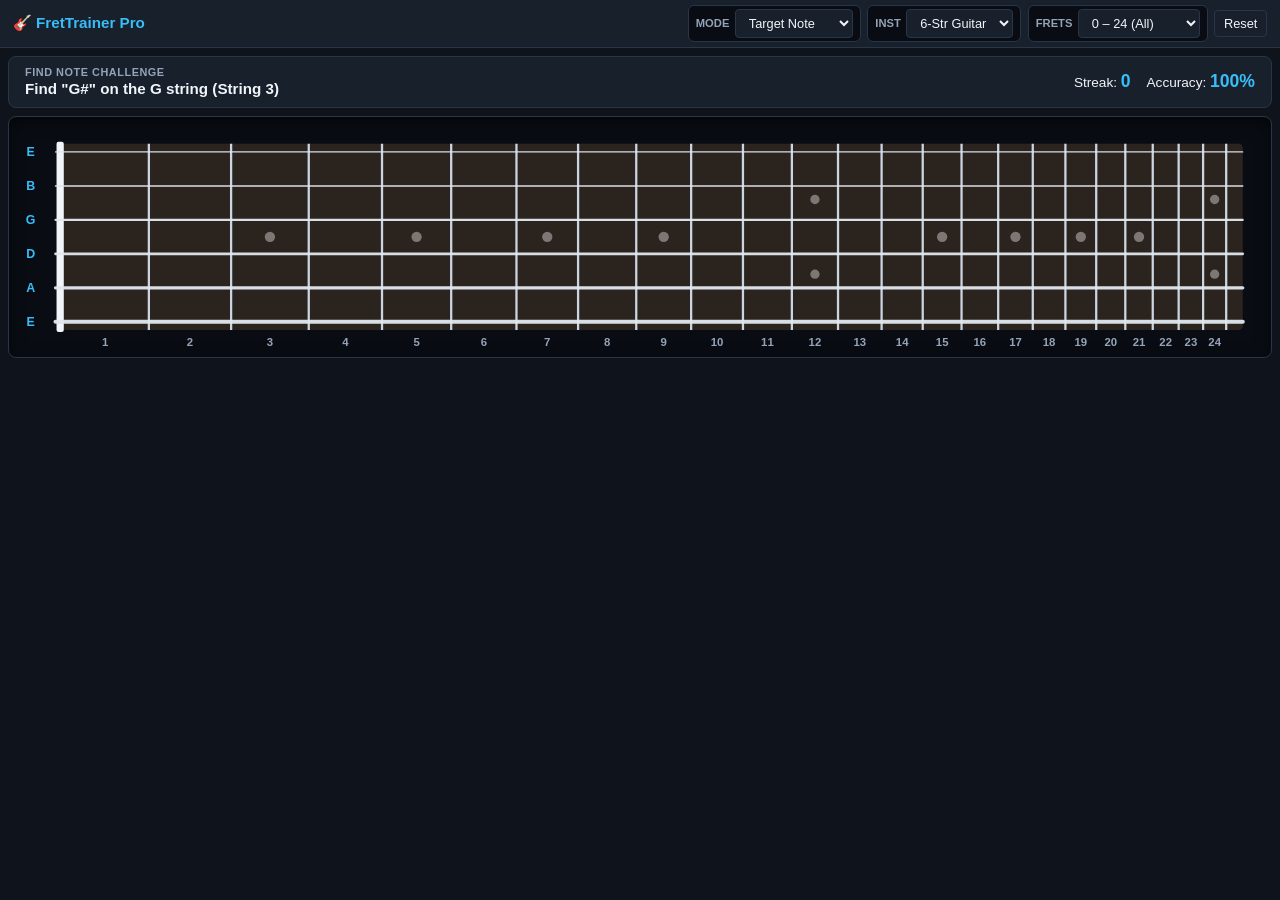
<file: fretboardapp/index.html>
<!DOCTYPE html>
<html lang="en">
<head>
  <meta charset="UTF-8">
  <meta name="viewport" content="width=device-width, initial-scale=1.0, maximum-scale=1.0, user-scalable=no, viewport-fit=cover">
  <title>Fretboard Trainer</title>

  <!-- iOS Standalone App (PWA) Meta Tags -->
  <meta name="apple-mobile-web-app-capable" content="yes">
  <meta name="apple-mobile-web-app-status-bar-style" content="black-translucent">
  <meta name="apple-mobile-web-app-title" content="FretTrainer">
  <link rel="apple-touch-icon" href="https://raw.githubusercontent.com/twitter/twemoji/master/assets/72x72/1f3b8.png">

  <style>
    :root {
      --bg-dark: #0f141c;
      --panel-bg: #18202c;
      --panel-border: #293548;
      --accent: #38bdf8;
      --accent-hover: #0284c7;
      --text: #f1f5f9;
      --text-muted: #94a3b8;
      --correct: #22c55e;
      --incorrect: #ef4444;
      --wood-color: #2b241e;
      --fret-wire: #cbd5e1;
      --nut-color: #f1f5f9;
      --marker-color: rgba(255, 255, 255, 0.38);
    }

    * {
      box-sizing: border-box;
      margin: 0;
      padding: 0;
      user-select: none;
      -webkit-user-select: none;
      touch-action: manipulation;
    }

    body {
      font-family: -apple-system, BlinkMacSystemFont, "Segoe UI", Roboto, Helvetica, Arial, sans-serif;
      background: var(--bg-dark);
      color: var(--text);
      min-height: 100vh;
      display: flex;
      flex-direction: column;
      -webkit-tap-highlight-color: transparent;
      padding-top: env(safe-area-inset-top);
      padding-bottom: env(safe-area-inset-bottom);
      padding-left: env(safe-area-inset-left);
      padding-right: env(safe-area-inset-right);
    }

    header {
      background: var(--panel-bg);
      border-bottom: 1px solid var(--panel-border);
      padding: 0.5rem 1rem;
      display: flex;
      flex-wrap: wrap;
      justify-content: space-between;
      align-items: center;
      gap: 0.5rem;
    }

    h1 {
      font-size: 1.1rem;
      font-weight: 700;
      color: var(--accent);
      display: flex;
      align-items: center;
      gap: 0.4rem;
    }

    .controls-grid {
      display: flex;
      flex-wrap: wrap;
      align-items: center;
      gap: 0.4rem;
    }

    .control-group {
      display: flex;
      align-items: center;
      background: #090d13;
      padding: 0.2rem 0.45rem;
      border-radius: 6px;
      border: 1px solid var(--panel-border);
    }

    .control-group label {
      font-size: 0.7rem;
      color: var(--text-muted);
      margin-right: 0.35rem;
      font-weight: 600;
      text-transform: uppercase;
    }

    select, button {
      background: var(--panel-bg);
      color: var(--text);
      border: 1px solid var(--panel-border);
      border-radius: 4px;
      padding: 0.3rem 0.55rem;
      font-size: 0.8rem;
      cursor: pointer;
      outline: none;
      transition: all 0.2s;
    }

    select:hover, button:hover {
      border-color: var(--accent);
    }

    main {
      flex: 1;
      display: flex;
      flex-direction: column;
      padding: 0.5rem;
      max-width: 100%;
      margin: 0 auto;
      width: 100%;
      gap: 0.5rem;
    }

    .dashboard {
      background: var(--panel-bg);
      border: 1px solid var(--panel-border);
      border-radius: 8px;
      padding: 0.5rem 1rem;
      display: flex;
      flex-wrap: wrap;
      justify-content: space-between;
      align-items: center;
      min-height: 52px;
      gap: 0.5rem;
    }

    .prompt-area {
      display: flex;
      flex-direction: column;
      gap: 0.15rem;
    }

    .prompt-title {
      font-size: 0.68rem;
      text-transform: uppercase;
      letter-spacing: 0.05em;
      color: var(--text-muted);
      font-weight: 600;
    }

    .prompt-text {
      font-size: 1.15rem;
      font-weight: 700;
    }

    .score-stats {
      display: flex;
      align-items: center;
      gap: 1rem;
      font-size: 0.85rem;
    }

    .stat-val {
      font-size: 1.1rem;
      font-weight: 700;
      color: var(--accent);
    }

    .note-pad-wrapper {
      background: var(--panel-bg);
      border: 1px solid var(--panel-border);
      border-radius: 8px;
      padding: 0.4rem;
      display: none;
      flex-direction: column;
      align-items: center;
      gap: 0.3rem;
    }

    .note-pad {
      display: grid;
      grid-template-columns: repeat(12, minmax(28px, 1fr));
      gap: 0.3rem;
      width: 100%;
      max-width: 850px;
    }

    .note-pad button {
      padding: 0.5rem 0;
      font-weight: 700;
      font-size: 0.82rem;
      text-align: center;
      border-radius: 4px;
    }

    /* Fretboard Viewport */
    .neck-outer {
      background: #090d13;
      border: 1px solid var(--panel-border);
      border-radius: 8px;
      box-shadow: inset 0 4px 16px rgba(0, 0, 0, 0.6);
      position: relative;
      width: 100%;
      padding: 0.75rem 0.25rem;
      display: flex;
      justify-content: center;
      align-items: center;
    }

    /* Portrait: Scrollable */
    @media (orientation: portrait) {
      .neck-outer {
        overflow-x: auto;
        overflow-y: hidden;
        -webkit-overflow-scrolling: touch;
        justify-content: flex-start;
      }
      #neck-svg {
        display: block;
        height: 220px;
      }
    }

    /* Landscape: Fill full screen width, NO horizontal scroll */
    @media (orientation: landscape) {
      body {
        padding-top: env(safe-area-inset-top);
      }
      header {
        padding: 0.3rem 0.8rem;
      }
      h1 {
        font-size: 0.95rem;
      }
      .prompt-text {
        font-size: 0.95rem;
      }
      .neck-outer {
        overflow-x: hidden;
        padding: 0.4rem 0.2rem;
      }
      #neck-svg {
        width: 100% !important;
        height: auto !important;
        max-height: 52vh;
      }
    }

    .fret-click-target {
      fill: transparent;
      cursor: pointer;
    }
    .fret-click-target:hover {
      fill: rgba(56, 189, 248, 0.12);
    }

    .note-dot {
      pointer-events: none;
    }

    .note-dot-text {
      font-family: inherit;
      font-size: 11px;
      font-weight: 700;
      fill: #ffffff;
      text-anchor: middle;
      dominant-baseline: central;
      pointer-events: none;
    }

    .fret-num-text {
      font-family: inherit;
      font-size: 11px;
      font-weight: 600;
      fill: var(--text-muted);
      text-anchor: middle;
      dominant-baseline: central;
    }

    .tuning-text {
      font-family: inherit;
      font-size: 12px;
      font-weight: 700;
      fill: var(--accent);
      text-anchor: middle;
      dominant-baseline: central;
    }

    @media (max-width: 768px) and (orientation: portrait) {
      .controls-grid {
        width: 100%;
        justify-content: space-between;
      }
      .control-group {
        flex: 1 1 45%;
      }
      .control-group select {
        width: 100%;
      }
      #reset-btn {
        flex: 1 1 100%;
      }
      .note-pad {
        grid-template-columns: repeat(6, 1fr);
      }
    }
  </style>
</head>
<body>

  <header>
    <h1>🎸 FretTrainer Pro</h1>
    <div class="controls-grid">
      <div class="control-group">
        <label for="mode-select">Mode</label>
        <select id="mode-select">
          <option value="target" selected>Target Note</option>
          <option value="reverse">Reverse Quiz</option>
          <option value="explore">Explore</option>
        </select>
      </div>

      <div class="control-group">
        <label for="instrument-select">Inst</label>
        <select id="instrument-select">
          <option value="guitar6">6-Str Guitar</option>
          <option value="bass4">4-Str Bass</option>
          <option value="bass5">5-Str Bass</option>
        </select>
      </div>

      <div class="control-group">
        <label for="range-select">Frets</label>
        <select id="range-select">
          <option value="all">0 – 24 (All)</option>
          <option value="low">0 – 12 (Low)</option>
          <option value="high">12 – 24 (High)</option>
        </select>
      </div>

      <div class="control-group" id="root-group" style="display: none;">
        <label for="root-select">Root</label>
        <select id="root-select"></select>
      </div>

      <button id="reset-btn">Reset</button>
    </div>
  </header>

  <main>
    <div class="dashboard">
      <div class="prompt-area">
        <span class="prompt-title" id="status-title">Find Note Challenge</span>
        <span class="prompt-text" id="status-desc">Loading challenge...</span>
      </div>
      <div class="score-stats" id="score-box">
        <div>Streak: <span class="stat-val" id="streak-count">0</span></div>
        <div>Accuracy: <span class="stat-val" id="accuracy-val">100%</span></div>
      </div>
    </div>

    <!-- Note Pad for Reverse Quiz Mode -->
    <div class="note-pad-wrapper" id="note-pad-wrapper">
      <div class="note-pad" id="note-pad"></div>
    </div>

    <!-- Fretboard Viewport -->
    <div class="neck-outer" id="neck-outer">
      <svg id="neck-svg"></svg>
    </div>
  </main>

  <script>
    const NOTE_NAMES = ["C", "C#", "D", "D#", "E", "F", "F#", "G", "G#", "A", "A#", "B"];
    const INTERVAL_NAMES = ["R", "m2", "M2", "m3", "M3", "P4", "TT", "P5", "m6", "M6", "m7", "M7"];

    const INSTRUMENTS = {
      guitar6: {
        name: "6-String Guitar",
        tunings: [64, 59, 55, 50, 45, 40],
        stringNames: ["E", "B", "G", "D", "A", "E"],
        gauges: [1.2, 1.5, 2.0, 2.6, 3.2, 4.0]
      },
      bass4: {
        name: "4-String Bass",
        tunings: [43, 38, 33, 28],
        stringNames: ["G", "D", "A", "E"],
        gauges: [1.8, 2.6, 3.6, 4.8]
      },
      bass5: {
        name: "5-String Bass",
        tunings: [43, 38, 33, 28, 23],
        stringNames: ["G", "D", "A", "E", "B"],
        gauges: [1.8, 2.6, 3.6, 4.8, 5.8]
      }
    };

    const SINGLE_MARKERS = [3, 5, 7, 9, 15, 17, 19, 21];
    const DOUBLE_MARKERS = [12, 24];

    function midiToPitch(midi) {
      const noteName = NOTE_NAMES[midi % 12];
      const octave = Math.floor(midi / 12) - 1;
      return { noteName, octave, pitchClass: midi % 12 };
    }

    function midiToFreq(midi) {
      return 440 * Math.pow(2, (midi - 69) / 12);
    }

    // Audio Engine
    let audioCtx = null;
    function initAudio() {
      if (!audioCtx) {
        audioCtx = new (window.AudioContext || window.webkitAudioContext)();
      }
      if (audioCtx.state === 'suspended') {
        audioCtx.resume();
      }
    }
    window.addEventListener("touchstart", initAudio, { once: true, passive: true });
    window.addEventListener("pointerdown", initAudio, { once: true, passive: true });

    function playPluck(midi) {
      try {
        initAudio();
        const now = audioCtx.currentTime;
        const osc = audioCtx.createOscillator();
        const gain = audioCtx.createGain();
        const filter = audioCtx.createBiquadFilter();

        const freq = midiToFreq(midi);
        osc.type = "sawtooth";
        osc.frequency.setValueAtTime(freq, now);

        filter.type = "lowpass";
        filter.frequency.setValueAtTime(Math.min(freq * 6, 7500), now);
        filter.frequency.exponentialRampToValueAtTime(Math.max(freq * 1.5, 150), now + 1.2);

        gain.gain.setValueAtTime(0.001, now);
        gain.gain.exponentialRampToValueAtTime(0.3, now + 0.015);
        gain.gain.exponentialRampToValueAtTime(0.0001, now + 1.4);

        osc.connect(filter);
        filter.connect(gain);
        gain.connect(audioCtx.destination);

        osc.start(now);
        osc.stop(now + 1.45);
      } catch (e) {
        console.warn("Audio waiting for user gesture", e);
      }
    }

    // App State - Defaults to Target Mode
    const state = {
      instrument: "guitar6",
      mode: "target",
      fretRange: "all",
      rootPitchClass: 0,
      stats: { total: 0, correct: 0, streak: 0 },
      activeTarget: null,
      markerMap: new Map()
    };

    // DOM Elements
    const svg = document.getElementById("neck-svg");
    const neckOuter = document.getElementById("neck-outer");
    const modeSelect = document.getElementById("mode-select");
    const instrumentSelect = document.getElementById("instrument-select");
    const rangeSelect = document.getElementById("range-select");
    const rootSelect = document.getElementById("root-select");
    const resetBtn = document.getElementById("reset-btn");
    const statusTitle = document.getElementById("status-title");
    const statusDesc = document.getElementById("status-desc");
    const scoreBox = document.getElementById("score-box");
    const streakCount = document.getElementById("streak-count");
    const accuracyVal = document.getElementById("accuracy-val");
    const notePadWrapper = document.getElementById("note-pad-wrapper");
    const notePad = document.getElementById("note-pad");

    // Touch Handling (pan vs tap)
    let isDragging = false;
    let touchStartX = 0;
    let touchStartY = 0;

    neckOuter.addEventListener("touchstart", (e) => {
      touchStartX = e.touches[0].clientX;
      touchStartY = e.touches[0].clientY;
      isDragging = false;
    }, { passive: true });

    neckOuter.addEventListener("touchmove", (e) => {
      const dx = Math.abs(e.touches[0].clientX - touchStartX);
      const dy = Math.abs(e.touches[0].clientY - touchStartY);
      if (dx > 8 || dy > 8) {
        isDragging = true;
      }
    }, { passive: true });

    NOTE_NAMES.forEach((name, i) => {
      const opt = document.createElement("option");
      opt.value = i;
      opt.textContent = name;
      rootSelect.appendChild(opt);

      const btn = document.createElement("button");
      btn.textContent = name;
      btn.dataset.pitchClass = i;
      btn.addEventListener("click", () => handleNotePadClick(i));
      notePad.appendChild(btn);
    });

    function createSVGElement(tag, attrs = {}) {
      const el = document.createElementNS("http://www.w3.org/2000/svg", tag);
      for (const [key, val] of Object.entries(attrs)) {
        el.setAttribute(key, val);
      }
      return el;
    }

    function getStartEndFrets() {
      if (state.fretRange === "low") return { start: 0, end: 12 };
      if (state.fretRange === "high") return { start: 12, end: 24 };
      return { start: 0, end: 24 };
    }

    function renderFretboard() {
      const isLandscape = window.matchMedia("(orientation: landscape)").matches;
      const inst = INSTRUMENTS[state.instrument];
      const numStrings = inst.tunings.length;
      const { start: startFret, end: endFret } = getStartEndFrets();

      const neckWidth = isLandscape ? 1200 : (state.fretRange === "all" ? 2200 : 1200);
      const neckHeight = 220;
      const topPadding = 28;
      const playableHeight = neckHeight - topPadding - 28;
      const stringSpacing = playableHeight / (numStrings - 1);
      const startXOffset = 48;

      const scaleLength = state.fretRange === "all" 
        ? (isLandscape ? 1500 : 2800) 
        : (state.fretRange === "low" ? 1400 : 2800);

      const fretX = {};
      const baseFret = startFret === 0 ? 0 : startFret - 1;
      const baseOffset = scaleLength * (1 - Math.pow(2, -baseFret / 12));

      for (let f = startFret; f <= endFret; f++) {
        const rawDist = scaleLength * (1 - Math.pow(2, -f / 12));
        fretX[f] = startXOffset + (rawDist - baseOffset);
      }

      const boardStartX = fretX[startFret];
      const boardEndX = fretX[endFret] + 16;
      const totalSvgWidth = Math.max(boardEndX + 24, neckWidth);

      svg.setAttribute("viewBox", `0 0 ${totalSvgWidth} ${neckHeight}`);
      if (isLandscape) {
        svg.removeAttribute("width");
        svg.removeAttribute("height");
      } else {
        svg.setAttribute("width", totalSvgWidth);
        svg.setAttribute("height", neckHeight);
      }

      svg.innerHTML = "";
      state.markerMap.clear();

      // 1. Neck Body
      svg.appendChild(createSVGElement("rect", {
        x: boardStartX,
        y: topPadding - 8,
        width: boardEndX - boardStartX,
        height: playableHeight + 16,
        fill: "var(--wood-color)",
        rx: 4
      }));

      // 2. Fret Inlays
      const centerY = topPadding + playableHeight / 2;
      for (let f = Math.max(1, startFret); f <= endFret; f++) {
        const prevX = (f === startFret) ? (boardStartX - 28) : fretX[f - 1];
        const midX = (prevX + fretX[f]) / 2;

        if (SINGLE_MARKERS.includes(f)) {
          svg.appendChild(createSVGElement("circle", {
            cx: midX,
            cy: centerY,
            r: 5,
            fill: "var(--marker-color)"
          }));
        } else if (DOUBLE_MARKERS.includes(f)) {
          svg.appendChild(createSVGElement("circle", {
            cx: midX,
            cy: centerY - playableHeight * 0.22,
            r: 4.5,
            fill: "var(--marker-color)"
          }));
          svg.appendChild(createSVGElement("circle", {
            cx: midX,
            cy: centerY + playableHeight * 0.22,
            r: 4.5,
            fill: "var(--marker-color)"
          }));
        }

        const numLabel = createSVGElement("text", {
          x: midX,
          y: neckHeight - 8,
          class: "fret-num-text"
        });
        numLabel.textContent = f;
        svg.appendChild(numLabel);
      }

      // 3. Frets & Nut
      for (let f = startFret; f <= endFret; f++) {
        const fx = fretX[f];
        if (f === 0) {
          svg.appendChild(createSVGElement("rect", {
            x: fx - 5,
            y: topPadding - 10,
            width: 7,
            height: playableHeight + 20,
            fill: "var(--nut-color)",
            rx: 2
          }));
        } else {
          svg.appendChild(createSVGElement("line", {
            x1: fx,
            y1: topPadding - 8,
            x2: fx,
            y2: topPadding + playableHeight + 8,
            stroke: "var(--fret-wire)",
            "stroke-width": 2.2
          }));
        }
      }

      // 4. Strings
      const stringY = [];
      for (let s = 0; s < numStrings; s++) {
        const sy = topPadding + s * stringSpacing;
        stringY.push(sy);

        const openMidi = inst.tunings[s] + startFret;
        const tuneLabel = createSVGElement("text", {
          x: 18,
          y: sy,
          class: "tuning-text"
        });
        tuneLabel.textContent = NOTE_NAMES[openMidi % 12];
        svg.appendChild(tuneLabel);

        svg.appendChild(createSVGElement("line", {
          x1: startFret === 0 ? boardStartX - 6 : boardStartX,
          y1: sy,
          x2: boardEndX,
          y2: sy,
          stroke: "#e2e8f0",
          "stroke-width": inst.gauges[s] || 2,
          "stroke-linecap": "round",
          opacity: 0.95
        }));
      }

      // 5. Interactive Hit Boxes
      for (let s = 0; s < numStrings; s++) {
        const sy = stringY[s];
        for (let f = startFret; f <= endFret; f++) {
          let cx, clickX, clickW;

          if (f === 0) {
            cx = boardStartX - 18;
            clickX = 0;
            clickW = boardStartX;
          } else {
            const prevX = (f === startFret) ? boardStartX : fretX[f - 1];
            cx = (prevX + fretX[f]) / 2;
            clickX = prevX;
            clickW = fretX[f] - prevX;
          }

          const markerGroup = createSVGElement("g", {
            opacity: 0,
            style: "pointer-events: none;"
          });

          const circle = createSVGElement("circle", {
            cx: cx,
            cy: sy,
            r: 11,
            class: "note-dot",
            fill: "var(--accent)"
          });

          const text = createSVGElement("text", {
            x: cx,
            y: sy,
            class: "note-dot-text"
          });

          markerGroup.appendChild(circle);
          markerGroup.appendChild(text);
          svg.appendChild(markerGroup);

          const hitBox = createSVGElement("rect", {
            x: clickX,
            y: sy - stringSpacing / 2,
            width: clickW,
            height: stringSpacing,
            class: "fret-click-target"
          });

          hitBox.addEventListener("click", () => {
            if (isDragging) return;
            handleFretClick(s, f);
          });

          svg.appendChild(hitBox);
          state.markerMap.set(`${s}-${f}`, { group: markerGroup, circle, text });
        }
      }
    }

    function getMidiPitch(stringIdx, fret) {
      return INSTRUMENTS[state.instrument].tunings[stringIdx] + fret;
    }

    function hideAllMarkers() {
      state.markerMap.forEach(m => m.group.setAttribute("opacity", "0"));
    }

    function highlightFret(stringIdx, fret, textVal, color = "var(--accent)", duration = null) {
      const marker = state.markerMap.get(`${stringIdx}-${fret}`);
      if (!marker) return;

      marker.circle.setAttribute("fill", color);
      marker.text.textContent = textVal;
      marker.group.setAttribute("opacity", "1");

      if (duration) {
        setTimeout(() => {
          marker.group.setAttribute("opacity", "0");
        }, duration);
      }
    }

    function handleFretClick(stringIdx, fret) {
      const midi = getMidiPitch(stringIdx, fret);
      const { noteName, octave, pitchClass } = midiToPitch(midi);
      playPluck(midi);

      if (state.mode === "explore") {
        hideAllMarkers();
        const root = parseInt(rootSelect.value);
        const interval = (pitchClass - root + 12) % 12;
        const intervalName = INTERVAL_NAMES[interval];

        highlightFret(stringIdx, fret, noteName, "var(--accent)");
        statusTitle.textContent = "Selected Note";
        statusDesc.textContent = `${noteName}${octave} (${intervalName} rel to ${NOTE_NAMES[root]}) — String ${stringIdx + 1}, Fret ${fret}`;
      } else if (state.mode === "target") {
        if (!state.activeTarget) return;

        let isCorrect = false;
        if (state.activeTarget.specificString !== null) {
          isCorrect = (pitchClass === state.activeTarget.pitchClass && stringIdx === state.activeTarget.specificString);
        } else {
          isCorrect = (pitchClass === state.activeTarget.pitchClass);
        }

        recordScore(isCorrect);
        if (isCorrect) {
          highlightFret(stringIdx, fret, noteName, "var(--correct)", 800);
          setTimeout(nextTargetChallenge, 850);
        } else {
          // Show red marker with the tapped note name; prompt remains untouched
          highlightFret(stringIdx, fret, noteName, "var(--incorrect)", 850);
        }
      }
    }

    function handleNotePadClick(clickedPitchClass) {
      if (state.mode !== "reverse" || !state.activeTarget) return;

      const isCorrect = clickedPitchClass === state.activeTarget.pitchClass;
      recordScore(isCorrect);

      const target = state.activeTarget;
      if (isCorrect) {
        highlightFret(target.string, target.fret, NOTE_NAMES[target.pitchClass], "var(--correct)");
        setTimeout(nextReverseChallenge, 850);
      } else {
        highlightFret(target.string, target.fret, "?", "var(--incorrect)", 650);
      }
    }

    function recordScore(isCorrect) {
      state.stats.total++;
      if (isCorrect) {
        state.stats.correct++;
        state.stats.streak++;
      } else {
        state.stats.streak = 0;
      }
      streakCount.textContent = state.stats.streak;
      const acc = Math.round((state.stats.correct / state.stats.total) * 100);
      accuracyVal.textContent = `${acc}%`;
    }

    function nextTargetChallenge() {
      hideAllMarkers();

      const targetPitchClass = Math.floor(Math.random() * 12);
      const noteName = NOTE_NAMES[targetPitchClass];
      const inst = INSTRUMENTS[state.instrument];

      const specifyString = Math.random() > 0.5;
      const stringIdx = specifyString ? Math.floor(Math.random() * inst.tunings.length) : null;

      let promptStr = "";
      if (specifyString) {
        const sName = inst.stringNames[stringIdx];
        promptStr = `Find "${noteName}" on the ${sName} string (String ${stringIdx + 1})`;
      } else {
        promptStr = `Find any "${noteName}" across the neck`;
      }

      state.activeTarget = {
        pitchClass: targetPitchClass,
        specificString: stringIdx,
        promptText: promptStr
      };

      statusTitle.textContent = "Find Note Challenge";
      statusDesc.textContent = promptStr;
    }

    function nextReverseChallenge() {
      hideAllMarkers();

      const inst = INSTRUMENTS[state.instrument];
      const { start: startFret, end: endFret } = getStartEndFrets();

      const randomString = Math.floor(Math.random() * inst.tunings.length);
      const randomFret = Math.floor(Math.random() * (endFret - startFret + 1)) + startFret;
      const midi = getMidiPitch(randomString, randomFret);
      const { pitchClass } = midiToPitch(midi);

      const promptStr = `What note is at String ${randomString + 1}, Fret ${randomFret}?`;

      state.activeTarget = {
        string: randomString,
        fret: randomFret,
        pitchClass: pitchClass,
        promptText: promptStr
      };

      highlightFret(randomString, randomFret, "?", "var(--accent)");
      statusTitle.textContent = "Reverse Quiz Challenge";
      statusDesc.textContent = promptStr;
    }

    function updateMode() {
      state.mode = modeSelect.value;
      hideAllMarkers();

      if (state.mode === "explore") {
        document.getElementById("root-group").style.display = "flex";
        scoreBox.style.display = "none";
        notePadWrapper.style.display = "none";
        statusTitle.textContent = "Mode: Explore";
        statusDesc.textContent = "Click any fret or string to play and explore";
      } else if (state.mode === "target") {
        document.getElementById("root-group").style.display = "none";
        scoreBox.style.display = "flex";
        notePadWrapper.style.display = "none";
        nextTargetChallenge();
      } else if (state.mode === "reverse") {
        document.getElementById("root-group").style.display = "none";
        scoreBox.style.display = "flex";
        notePadWrapper.style.display = "flex";
        nextReverseChallenge();
      }
    }

    function resetStats() {
      state.stats = { total: 0, correct: 0, streak: 0 };
      streakCount.textContent = "0";
      accuracyVal.textContent = "100%";
      if (state.mode === "target") nextTargetChallenge();
      if (state.mode === "reverse") nextReverseChallenge();
    }

    window.addEventListener("resize", () => {
      renderFretboard();
      if (state.mode === "reverse" && state.activeTarget) {
        highlightFret(state.activeTarget.string, state.activeTarget.fret, "?", "var(--accent)");
      }
    });

    modeSelect.addEventListener("change", updateMode);
    instrumentSelect.addEventListener("change", (e) => {
      state.instrument = e.target.value;
      renderFretboard();
      updateMode();
    });
    rangeSelect.addEventListener("change", (e) => {
      state.fretRange = e.target.value;
      renderFretboard();
      if (state.mode === "reverse") nextReverseChallenge();
    });
    rootSelect.addEventListener("change", (e) => {
      state.rootPitchClass = parseInt(e.target.value);
    });
    resetBtn.addEventListener("click", resetStats);

    // Initial render
    renderFretboard();
    updateMode();
  </script>
</body>
</html>
</file>
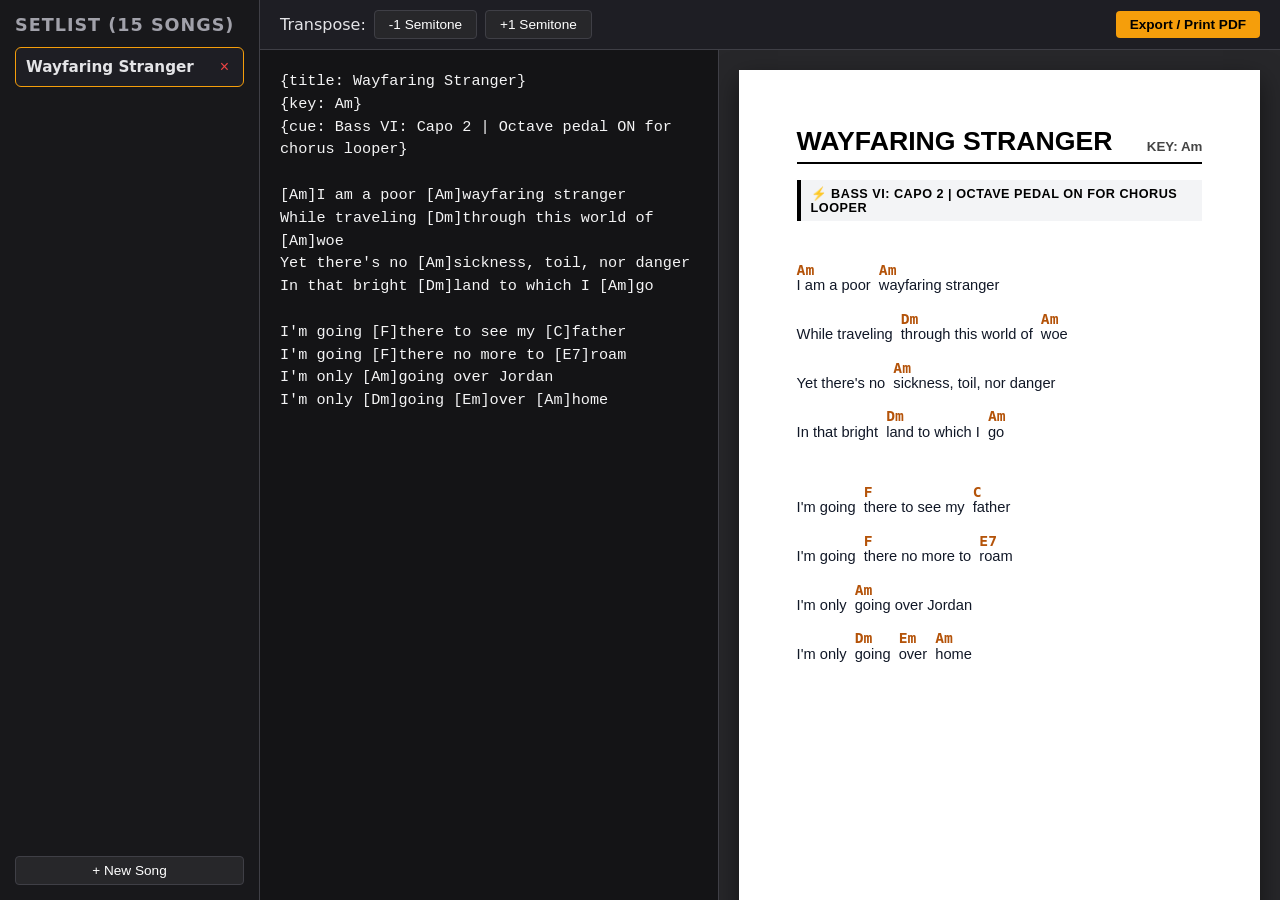
<file: charts/chart-maker.html>
<!DOCTYPE html>
<html lang="en">
<head>
  <meta charset="UTF-8">
  <meta name="viewport" content="width=device-width, initial-scale=1.0">
  <title>Solo Gig Chart Maker</title>
  <style>
    :root {
      --bg: #121214;
      --panel: #1e1e24;
      --text: #e4e4e7;
      --accent: #f59e0b;
      --border: #3f3f46;
    }

    * { box-sizing: border-box; margin: 0; padding: 0; }
    body { font-family: system-ui, -apple-system, sans-serif; background: var(--bg); color: var(--text); height: 100vh; overflow: hidden; }

    /* App Layout */
    .app-container { display: flex; height: 100vh; }
    
    /* Sidebar Manager */
    .sidebar { width: 260px; background: #18181b; border-right: 1px solid var(--border); display: flex; flex-direction: column; padding: 15px; }
    .sidebar h2 { font-size: 1.1rem; margin-bottom: 12px; color: #a1a1aa; text-transform: uppercase; letter-spacing: 1px; }
    .song-list { flex: 1; overflow-y: auto; display: flex; flex-direction: column; gap: 6px; }
    .song-item { padding: 10px; background: var(--panel); border: 1px solid transparent; border-radius: 6px; cursor: pointer; font-size: 0.95rem; display: flex; justify-content: space-between; align-items: center; }
    .song-item.active { border-color: var(--accent); font-weight: bold; }
    .delete-btn { color: #ef4444; background: none; border: none; cursor: pointer; font-size: 1rem; padding: 0 4px; }

    /* Main Workspace */
    .workspace { flex: 1; display: flex; flex-direction: column; }
    .toolbar { height: 50px; background: var(--panel); border-bottom: 1px solid var(--border); display: flex; align-items: center; justify-content: space-between; padding: 0 20px; }
    .btn-group { display: flex; gap: 8px; align-items: center; }
    button { background: #27272a; color: #fff; border: 1px solid var(--border); padding: 6px 14px; border-radius: 4px; cursor: pointer; font-size: 0.85rem; font-weight: 500; }
    button:hover { background: #3f3f46; }
    button.primary { background: var(--accent); color: #000; border: none; font-weight: bold; }
    button.primary:hover { background: #d97706; }

    .editor-container { flex: 1; display: flex; overflow: hidden; }
    textarea { width: 45%; background: #141416; color: #f4f4f5; border: none; border-right: 1px solid var(--border); padding: 20px; font-family: 'Courier New', Courier, monospace; font-size: 0.95rem; resize: none; outline: none; line-height: 1.5; }

    /* Sheet Preview Window */
    .preview-window { flex: 1; background: #27272a; padding: 20px; overflow-y: auto; display: flex; justify-content: center; }
    .paper { background: #ffffff; color: #000000; width: 8.5in; min-height: 11in; padding: 0.6in; box-shadow: 0 10px 25px rgba(0,0,0,0.5); font-family: -apple-system, BlinkMacSystemFont, "Segoe UI", Roboto, Helvetica, Arial, sans-serif; display: flex; flex-direction: column; justify-content: flex-start; }

    /* Rendered Chart Styling */
    .sheet-header { border-bottom: 2px solid #000; padding-bottom: 8px; margin-bottom: 16px; display: flex; justify-content: space-between; align-items: flex-end; }
    .sheet-title { font-size: 20pt; font-weight: 800; text-transform: uppercase; line-height: 1; }
    .sheet-meta { font-size: 10pt; text-align: right; font-weight: 600; color: #444; }
    
    .cue-box { background: #f3f4f6; border-left: 4px solid #000; padding: 6px 10px; font-size: 9.5pt; font-weight: 600; margin-bottom: 14px; text-transform: uppercase; letter-spacing: 0.5px; }

    .sheet-body { display: flex; flex-direction: column; gap: 14px; flex: 1; }
    .song-line { display: flex; flex-wrap: wrap; row-gap: 1.2em; column-gap: 0; line-height: 1; margin-bottom: 4px; }
    .chord-pair { display: inline-flex; flex-direction: column; justify-content: flex-end; position: relative; padding-right: 0.25em; }
    .chord-mark { font-weight: 800; font-size: 11pt; color: #b45309; height: 1.1em; line-height: 1.1; font-family: monospace; }
    .lyric-text { font-size: 11pt; font-weight: 500; color: #111827; white-space: pre; line-height: 1; }

    /* PDF Print Rule Override */
    @media print {
      body { background: white; color: black; height: auto; overflow: visible; }
      .sidebar, .toolbar, textarea { display: none !important; }
      .app-container, .workspace, .editor-container, .preview-window { display: block !important; padding: 0 !important; background: white !important; }
      .paper { width: 100% !important; min-height: 0 !important; box-shadow: none !important; padding: 0 !important; page-break-after: always; }
      @page { size: letter; margin: 0.5in; }
    }
  </style>
</head>
<body>

  <div class="app-container">
    <!-- Sidebar -->
    <div class="sidebar">
      <h2>Setlist (15 Songs)</h2>
      <div class="song-list" id="songList"></div>
      <button onclick="createNewSong()" style="margin-top: 10px;">+ New Song</button>
    </div>

    <!-- Main Workspace -->
    <div class="workspace">
      <div class="toolbar">
        <div class="btn-group">
          <span>Transpose:</span>
          <button onclick="transposeCurrent(-1)">-1 Semitone</button>
          <button onclick="transposeCurrent(1)">+1 Semitone</button>
        </div>
        <div class="btn-group">
          <button class="primary" onclick="window.print()">Export / Print PDF</button>
        </div>
      </div>

      <div class="editor-container">
        <textarea id="editor" spellcheck="false"></textarea>
        <div class="preview-window">
          <div class="paper" id="paper"></div>
        </div>
      </div>
    </div>
  </div>

  <script>
    const scale = ["C", "C#", "D", "D#", "E", "F", "F#", "G", "G#", "A", "A#", "B"];
    const flatMap = { "Db":"C#", "Eb":"D#", "Gb":"F#", "Ab":"G#", "Bb":"A#" };

    let setlist = JSON.parse(localStorage.getItem('bass_vi_setlist')) || [
      {
        id: "1",
        title: "Sample Chart",
        content: `{title: Wayfaring Stranger}\n{key: Am}\n{cue: Bass VI: Capo 2 | Octave pedal ON for chorus looper}\n\n[Am]I am a poor [Am]wayfaring stranger\nWhile traveling [Dm]through this world of [Am]woe\nYet there's no [Am]sickness, toil, nor danger\nIn that bright [Dm]land to which I [Am]go\n\nI'm going [F]there to see my [C]father\nI'm going [F]there no more to [E7]roam\nI'm only [Am]going over Jordan\nI'm only [Dm]going [Em]over [Am]home`
      }
    ];

    let currentSongId = setlist[0].id;

    const editor = document.getElementById('editor');
    const paper = document.getElementById('paper');
    const songListEl = document.getElementById('songList');

    function save() {
      localStorage.setItem('bass_vi_setlist', JSON.stringify(setlist));
    }

    function renderSidebar() {
      songListEl.innerHTML = '';
      setlist.forEach(song => {
        const item = document.createElement('div');
        item.className = `song-item ${song.id === currentSongId ? 'active' : ''}`;
        
        // Extract title from directives or fall back
        const titleMatch = song.content.match(/\{title:\s*(.*?)\}/i);
        const displayTitle = titleMatch ? titleMatch[1] : (song.title || "Untitled");

        item.innerHTML = `
          <span onclick="selectSong('${song.id}')" style="flex:1;">${displayTitle}</span>
          <button class="delete-btn" onclick="deleteSong('${song.id}')">&times;</button>
        `;
        songListEl.appendChild(item);
      });
    }

    function selectSong(id) {
      currentSongId = id;
      const song = setlist.find(s => s.id === id);
      editor.value = song ? song.content : '';
      renderSidebar();
      renderSheet();
    }

    function createNewSong() {
      const newId = Date.now().toString();
      setlist.push({
        id: newId,
        title: "New Song",
        content: `{title: New Song}\n{key: E}\n{cue: Bass VI Notes: Standard tuning}\n\n[E]Type your lyrics and [A]chords here.`
      });
      selectSong(newId);
      save();
    }

    function deleteSong(id) {
      if (setlist.length <= 1) return alert("You need at least one song in your setlist.");
      setlist = setlist.filter(s => s.id !== id);
      if (currentSongId === id) currentSongId = setlist[0].id;
      save();
      selectSong(currentSongId);
    }

    // Chord parsing engine
    function parseLine(line) {
      const pairs = [];
      const regex = /\[(.*?)\]|([^\[]+)/g;
      let match;
      let currentChord = "";

      while ((match = regex.exec(line)) !== null) {
        if (match[1] !== undefined) {
          currentChord = match[1];
        } else if (match[2] !== undefined) {
          pairs.push({ chord: currentChord, text: match[2] });
          currentChord = "";
        }
      }
      if (currentChord !== "") {
        pairs.push({ chord: currentChord, text: " " });
      }

      return pairs;
    }

    function renderSheet() {
      const text = editor.value;
      const lines = text.split('\n');

      let title = "UNTITLED SONG";
      let key = "";
      let cue = "";
      let bodyHtml = "";

      lines.forEach(line => {
        const trimmed = line.trim();
        if (trimmed.startsWith('{') && trimmed.endsWith('}')) {
          const content = trimmed.slice(1, -1);
          const [keyName, ...valParts] = content.split(':');
          const value = valParts.join(':').trim();

          if (keyName.toLowerCase() === 'title') title = value;
          if (keyName.toLowerCase() === 'key') key = value;
          if (keyName.toLowerCase() === 'cue') cue = value;
        } else if (trimmed === '') {
          bodyHtml += `<div style="height: 0.8em;"></div>`;
        } else {
          const pairs = parseLine(line);
          let lineHtml = `<div class="song-line">`;
          pairs.forEach(p => {
            lineHtml += `
              <div class="chord-pair">
                <div class="chord-mark">${p.chord || ''}</div>
                <div class="lyric-text">${p.text}</div>
              </div>`;
          });
          lineHtml += `</div>`;
          bodyHtml += lineHtml;
        }
      });

      paper.innerHTML = `
        <div class="sheet-header">
          <div class="sheet-title">${title}</div>
          <div class="sheet-meta">${key ? 'KEY: ' + key : ''}</div>
        </div>
        ${cue ? `<div class="cue-box">⚡ ${cue}</div>` : ''}
        <div class="sheet-body">${bodyHtml}</div>
      `;
    }

    // Transposition logic
    function shiftChord(chord, semitones) {
      return chord.replace(/[A-G][#b]?/g, (match) => {
        let normalized = flatMap[match] || match;
        let idx = scale.indexOf(normalized);
        if (idx === -1) return match;
        let newIdx = (idx + semitones + 12) % 12;
        return scale[newIdx];
      });
    }

    function transposeCurrent(semitones) {
      let text = editor.value;
      text = text.replace(/\[(.*?)\]/g, (_, chord) => `[${shiftChord(chord, semitones)}]`);
      text = text.replace(/(\{key:\s*)(.*?)\}/gi, (_, prefix, key) => `${prefix}${shiftChord(key, semitones)}`);
      
      editor.value = text;
      const current = setlist.find(s => s.id === currentSongId);
      if (current) current.content = text;
      save();
      renderSheet();
    }

    // Realtime listeners
    editor.addEventListener('input', () => {
      const current = setlist.find(s => s.id === currentSongId);
      if (current) {
        current.content = editor.value;
        save();
      }
      renderSidebar();
      renderSheet();
    });

    // Init App
    renderSidebar();
    selectSong(currentSongId);
  </script>
</body>
</html>
</file>
